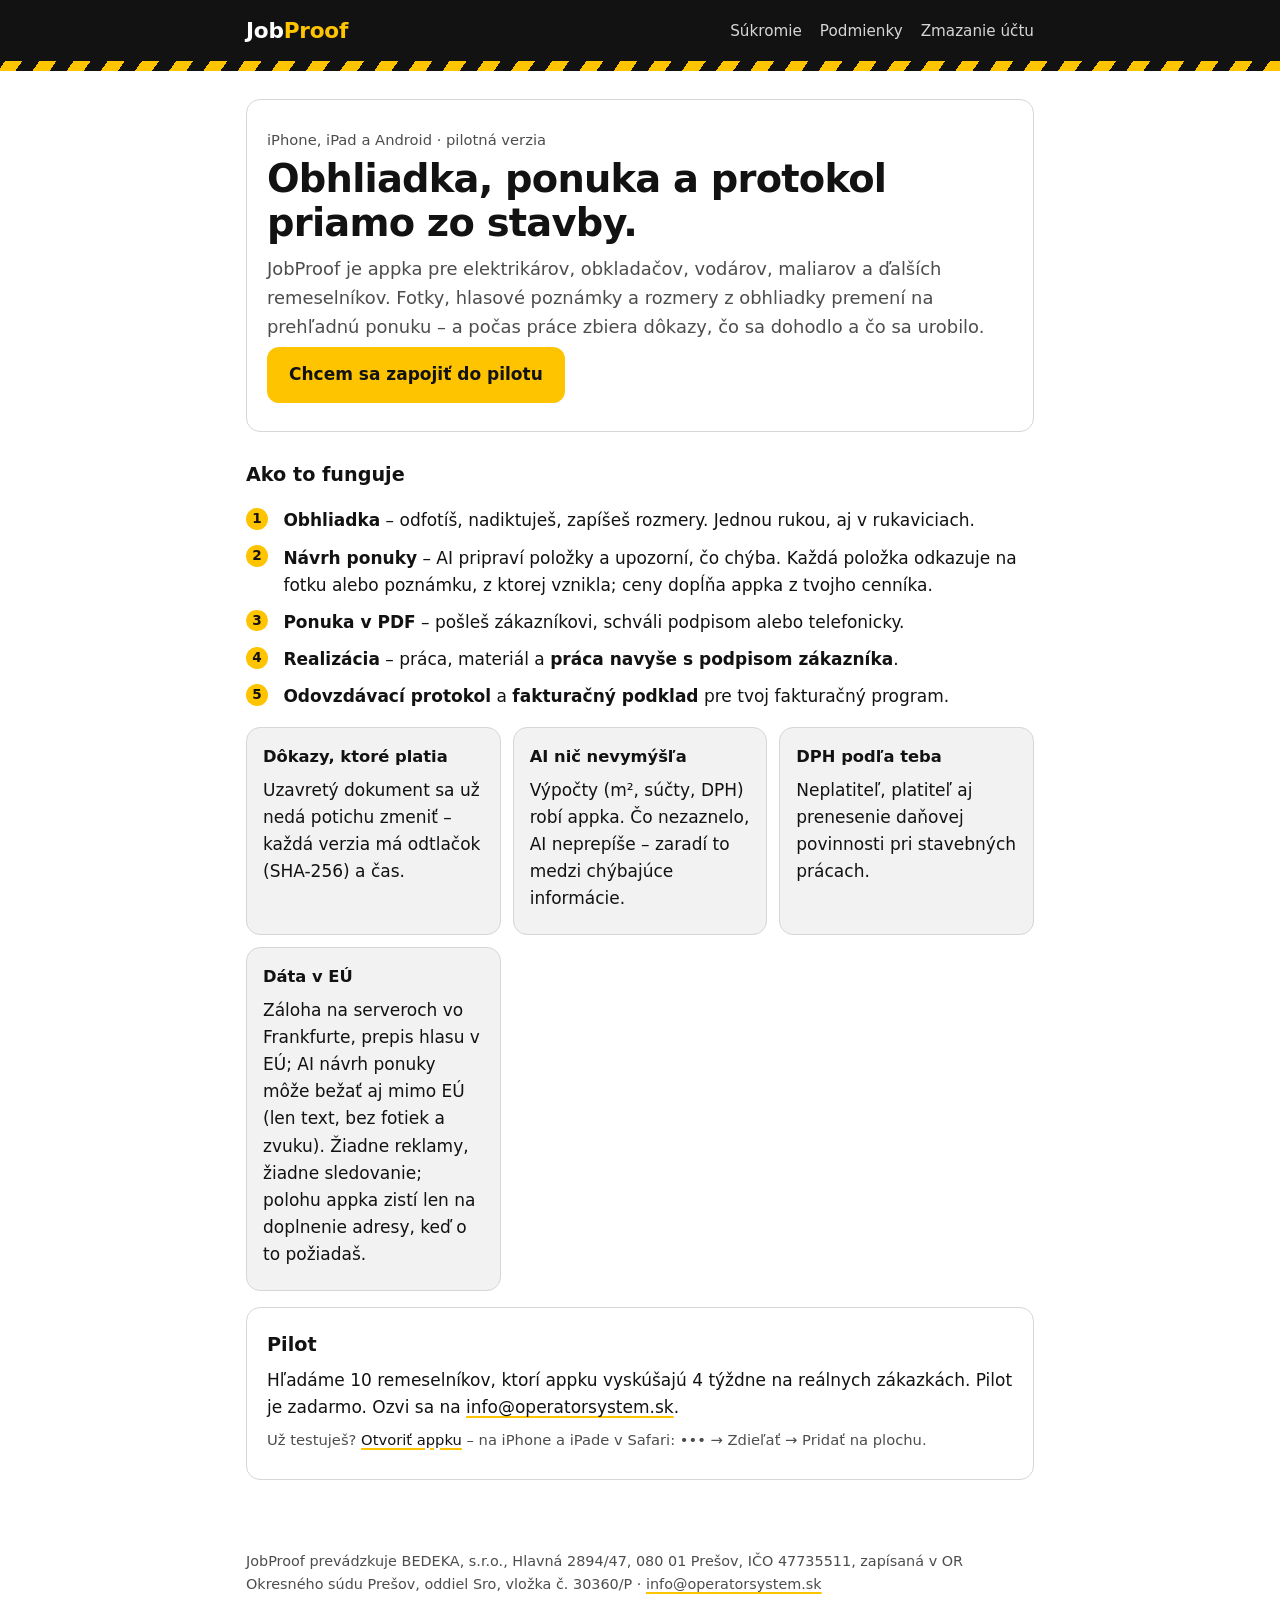
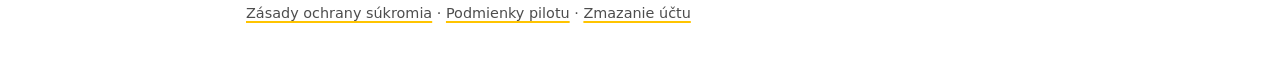
<file: index.html>
<!doctype html>
<html lang="sk">
<head>
<meta charset="utf-8">
<meta name="viewport" content="width=device-width, initial-scale=1">
<title>JobProof – dôkazy, ponuky a protokoly pre remeselníkov</title>
<meta name="description" content="JobProof: obhliadka s fotkami a hlasom, ponuka, práca navyše s podpisom zákazníka a odovzdávací protokol – priamo z telefónu na stavbe.">
<link rel="stylesheet" href="assets/style.css">
</head>
<body>
<div class="topbar"><header class="top">
  <a class="logo" href="./">Job<span>Proof</span></a>
  <nav class="links">
    <a href="sukromie/">Súkromie</a>
    <a href="vop/">Podmienky</a>
    <a href="zmazanie-uctu/">Zmazanie účtu</a>
  </nav>
</header></div>
<main>
  <section class="card">
    <p class="muted">iPhone, iPad a Android · pilotná verzia</p>
    <h1>Obhliadka, ponuka a protokol priamo zo stavby.</h1>
    <p class="lead">JobProof je appka pre elektrikárov, obkladačov, vodárov, maliarov a ďalších remeselníkov.
      Fotky, hlasové poznámky a rozmery z obhliadky premení na prehľadnú ponuku – a počas práce
      zbiera dôkazy, čo sa dohodlo a čo sa urobilo.</p>
    <p><a class="btn" href="mailto:info@operatorsystem.sk?subject=JobProof%20%E2%80%93%20pilot">Chcem sa zapojiť do pilotu</a></p>
  </section>

  <h2>Ako to funguje</h2>
  <ol class="steps">
    <li><b>Obhliadka</b> – odfotíš, nadiktuješ, zapíšeš rozmery. Jednou rukou, aj v rukaviciach.</li>
    <li><b>Návrh ponuky</b> – AI pripraví položky a upozorní, čo chýba. Každá položka odkazuje na fotku alebo poznámku, z ktorej vznikla; ceny dopĺňa appka z tvojho cenníka.</li>
    <li><b>Ponuka v PDF</b> – pošleš zákazníkovi, schváli podpisom alebo telefonicky.</li>
    <li><b>Realizácia</b> – práca, materiál a <b>práca navyše s podpisom zákazníka</b>.</li>
    <li><b>Odovzdávací protokol</b> a <b>fakturačný podklad</b> pre tvoj fakturačný program.</li>
  </ol>

  <div class="grid">
    <div class="card">
      <h3>Dôkazy, ktoré platia</h3>
      <p>Uzavretý dokument sa už nedá potichu zmeniť – každá verzia má odtlačok (SHA-256) a čas.</p>
    </div>
    <div class="card">
      <h3>AI nič nevymýšľa</h3>
      <p>Výpočty (m², súčty, DPH) robí appka. Čo nezaznelo, AI neprepíše – zaradí to medzi chýbajúce informácie.</p>
    </div>
    <div class="card">
      <h3>DPH podľa teba</h3>
      <p>Neplatiteľ, platiteľ aj prenesenie daňovej povinnosti pri stavebných prácach.</p>
    </div>
    <div class="card">
      <h3>Dáta v EÚ</h3>
      <p>Záloha na serveroch vo Frankfurte, prepis hlasu v EÚ; AI návrh ponuky môže bežať aj mimo EÚ (len text, bez fotiek a zvuku). Žiadne reklamy, žiadne sledovanie; polohu appka zistí len na doplnenie adresy, keď o to požiadaš.</p>
    </div>
  </div>

  <section class="card">
    <h2 style="margin-top:0">Pilot</h2>
    <p>Hľadáme 10 remeselníkov, ktorí appku vyskúšajú 4 týždne na reálnych zákazkách. Pilot je zadarmo.
      Ozvi sa na <a href="mailto:info@operatorsystem.sk">info@operatorsystem.sk</a>.</p>
    <p class="muted">Už testuješ? <a href="app/">Otvoriť appku</a> – na iPhone a iPade v Safari: ••• → Zdieľať → Pridať na plochu.</p>
  </section>
</main>
<footer class="bottom">
  <p>JobProof prevádzkuje BEDEKA, s.r.o., Hlavná 2894/47, 080 01 Prešov, IČO 47735511, zapísaná v OR Okresného súdu Prešov, oddiel Sro, vložka č. 30360/P ·
    <a href="mailto:info@operatorsystem.sk">info@operatorsystem.sk</a></p>
  <p><a href="sukromie/">Zásady ochrany súkromia</a> · <a href="vop/">Podmienky pilotu</a> · <a href="zmazanie-uctu/">Zmazanie účtu</a></p>
</footer>
</body>
</html>
</file>
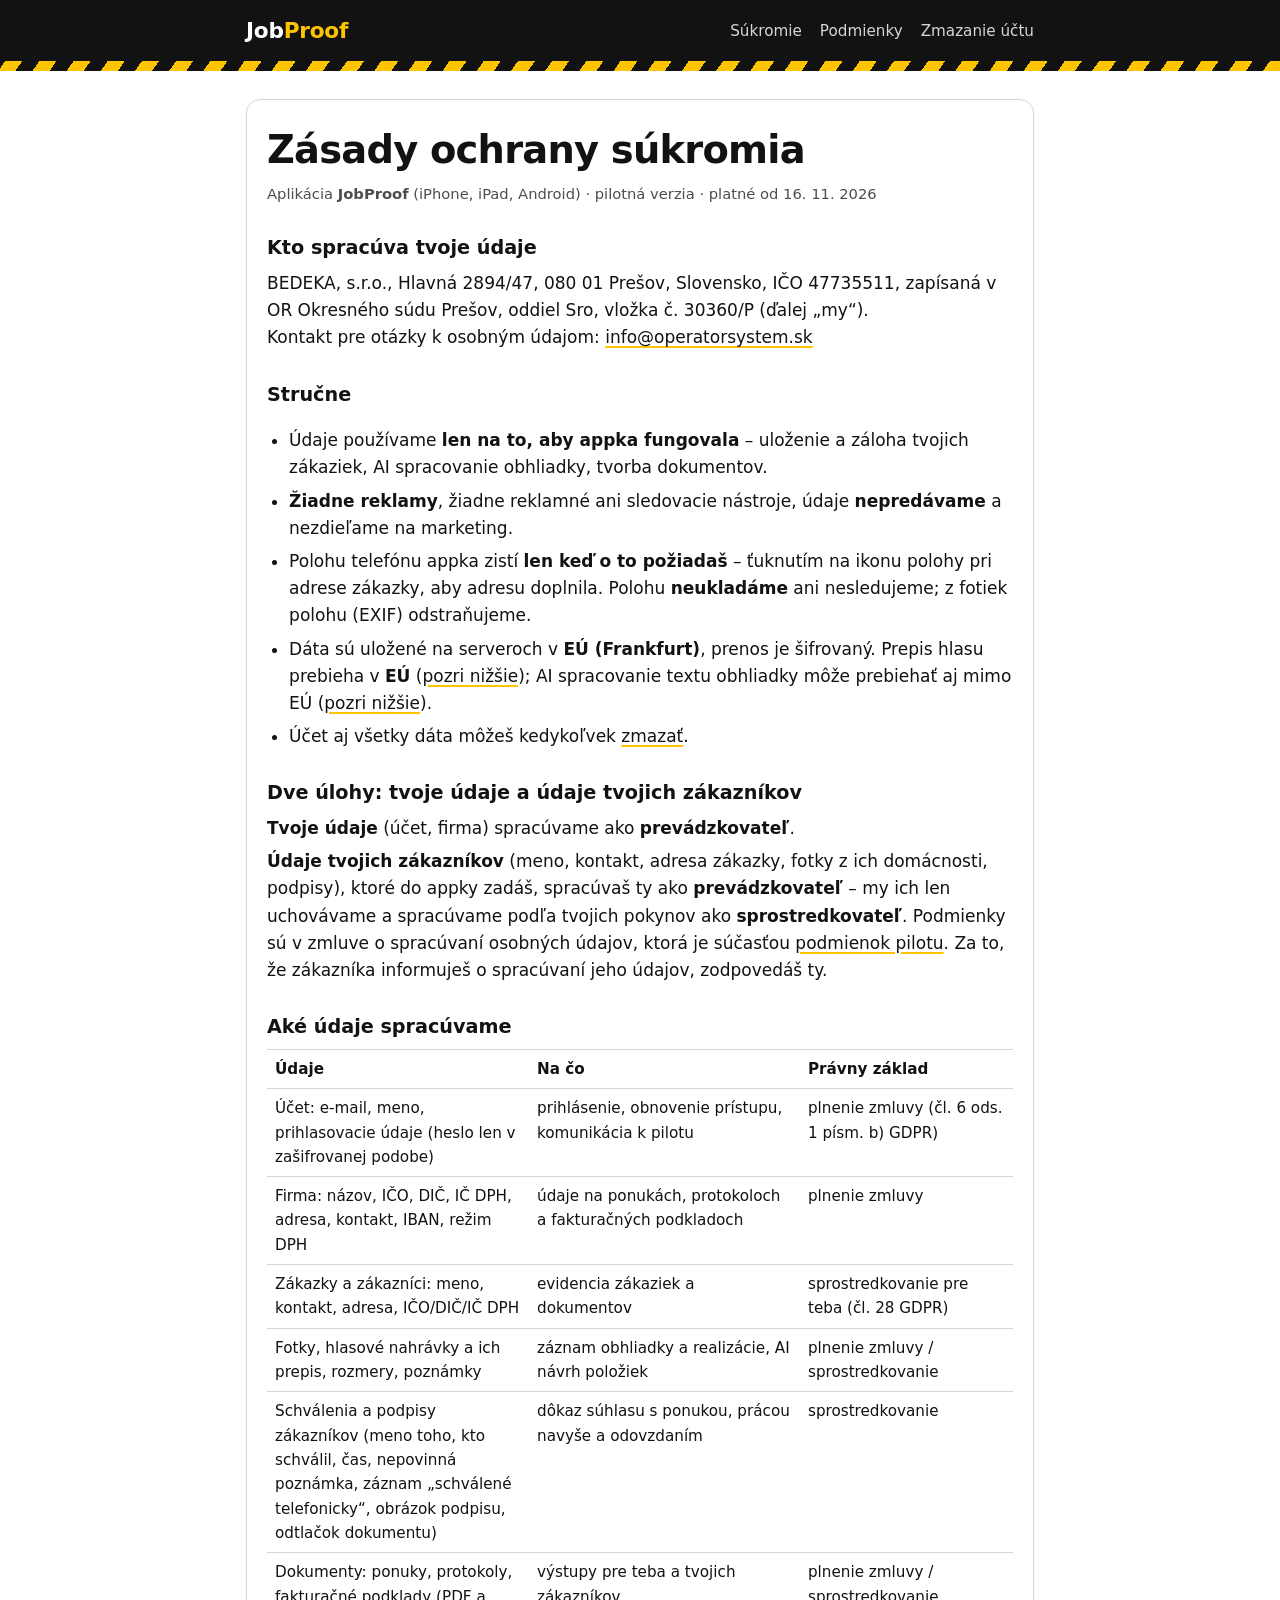
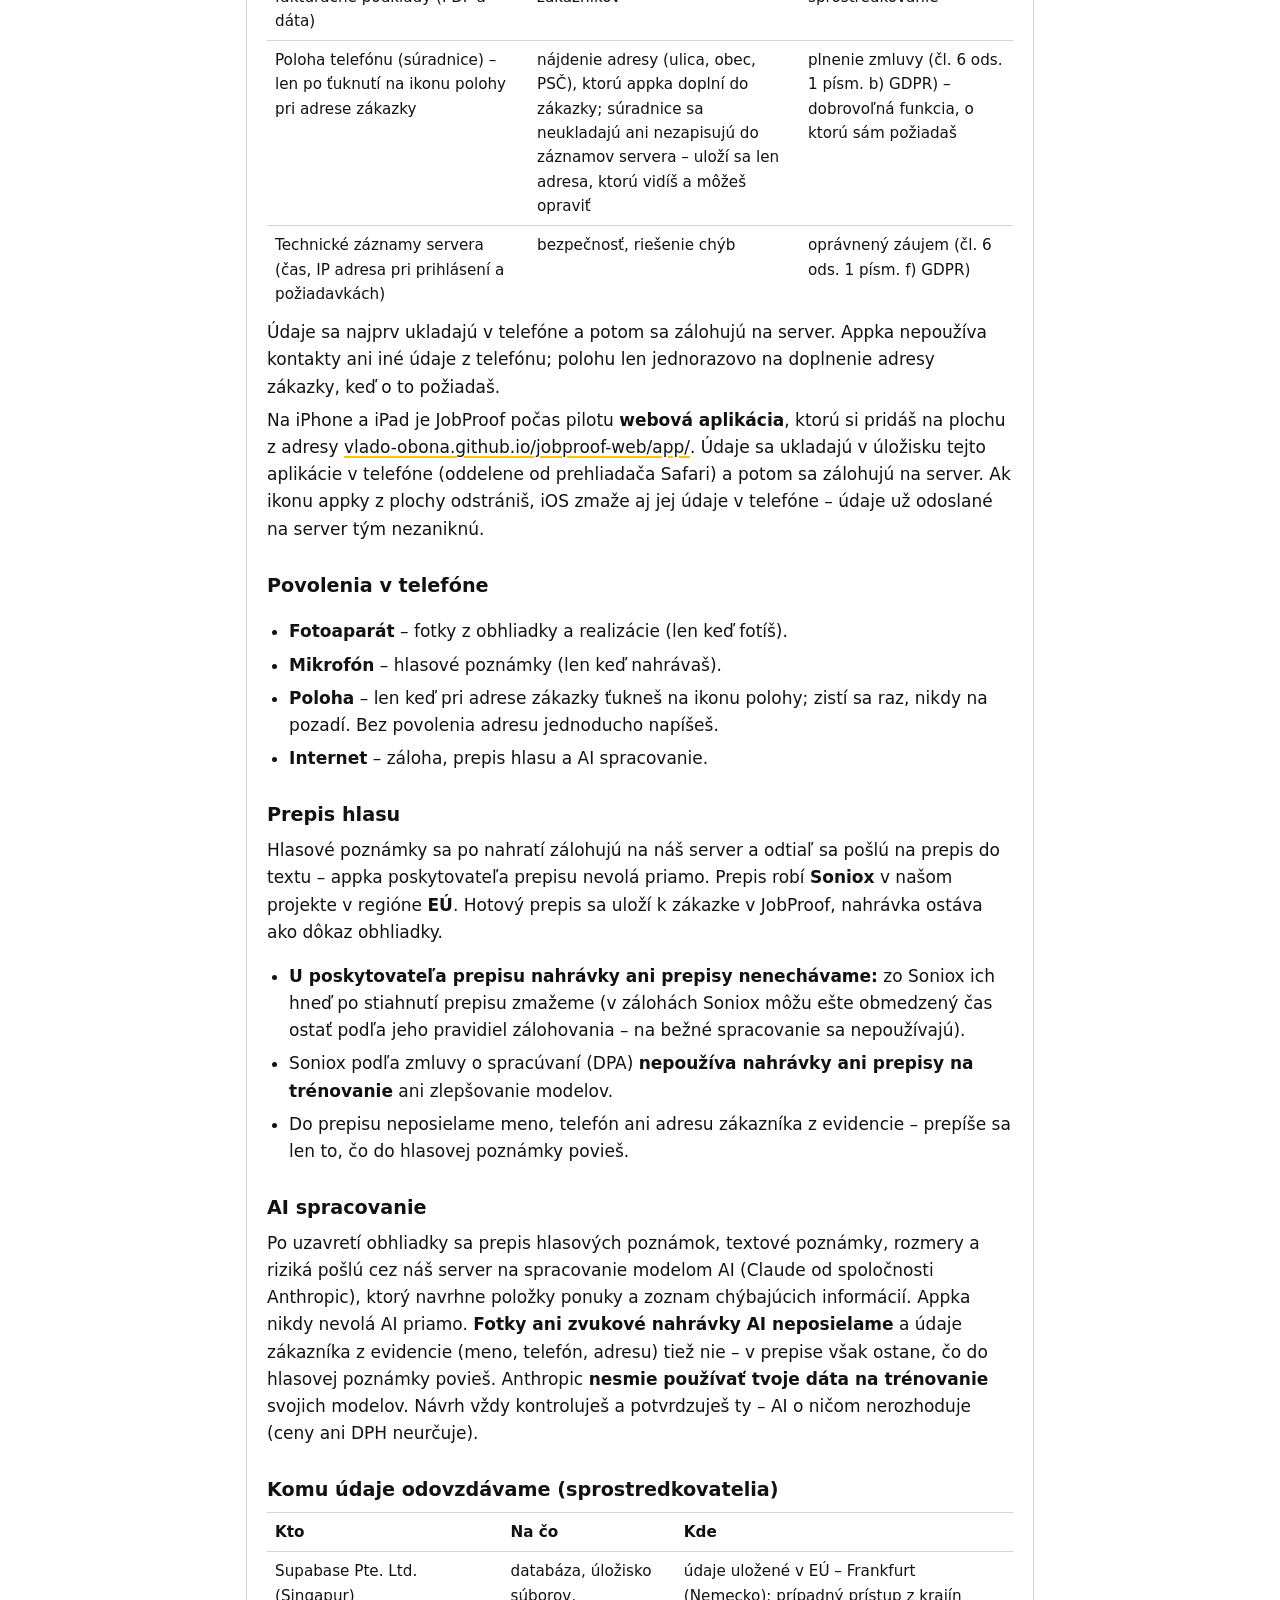
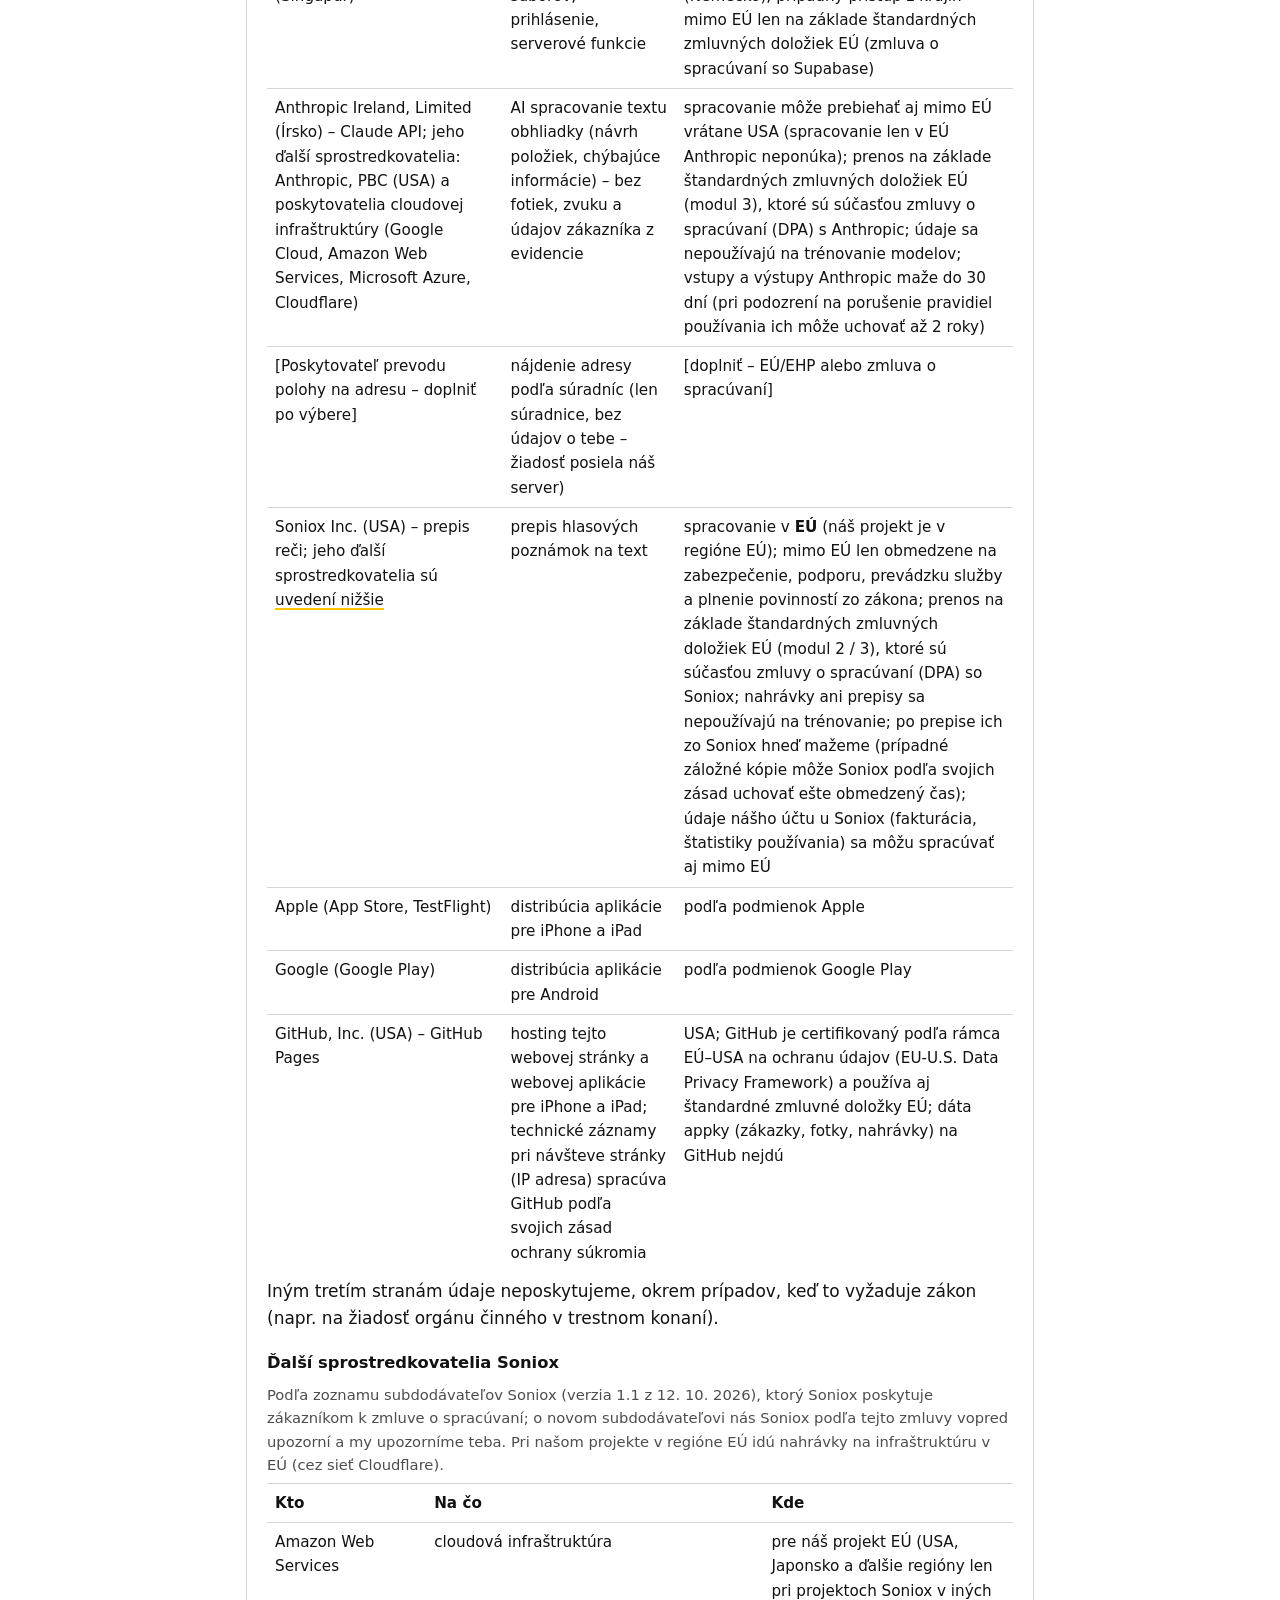
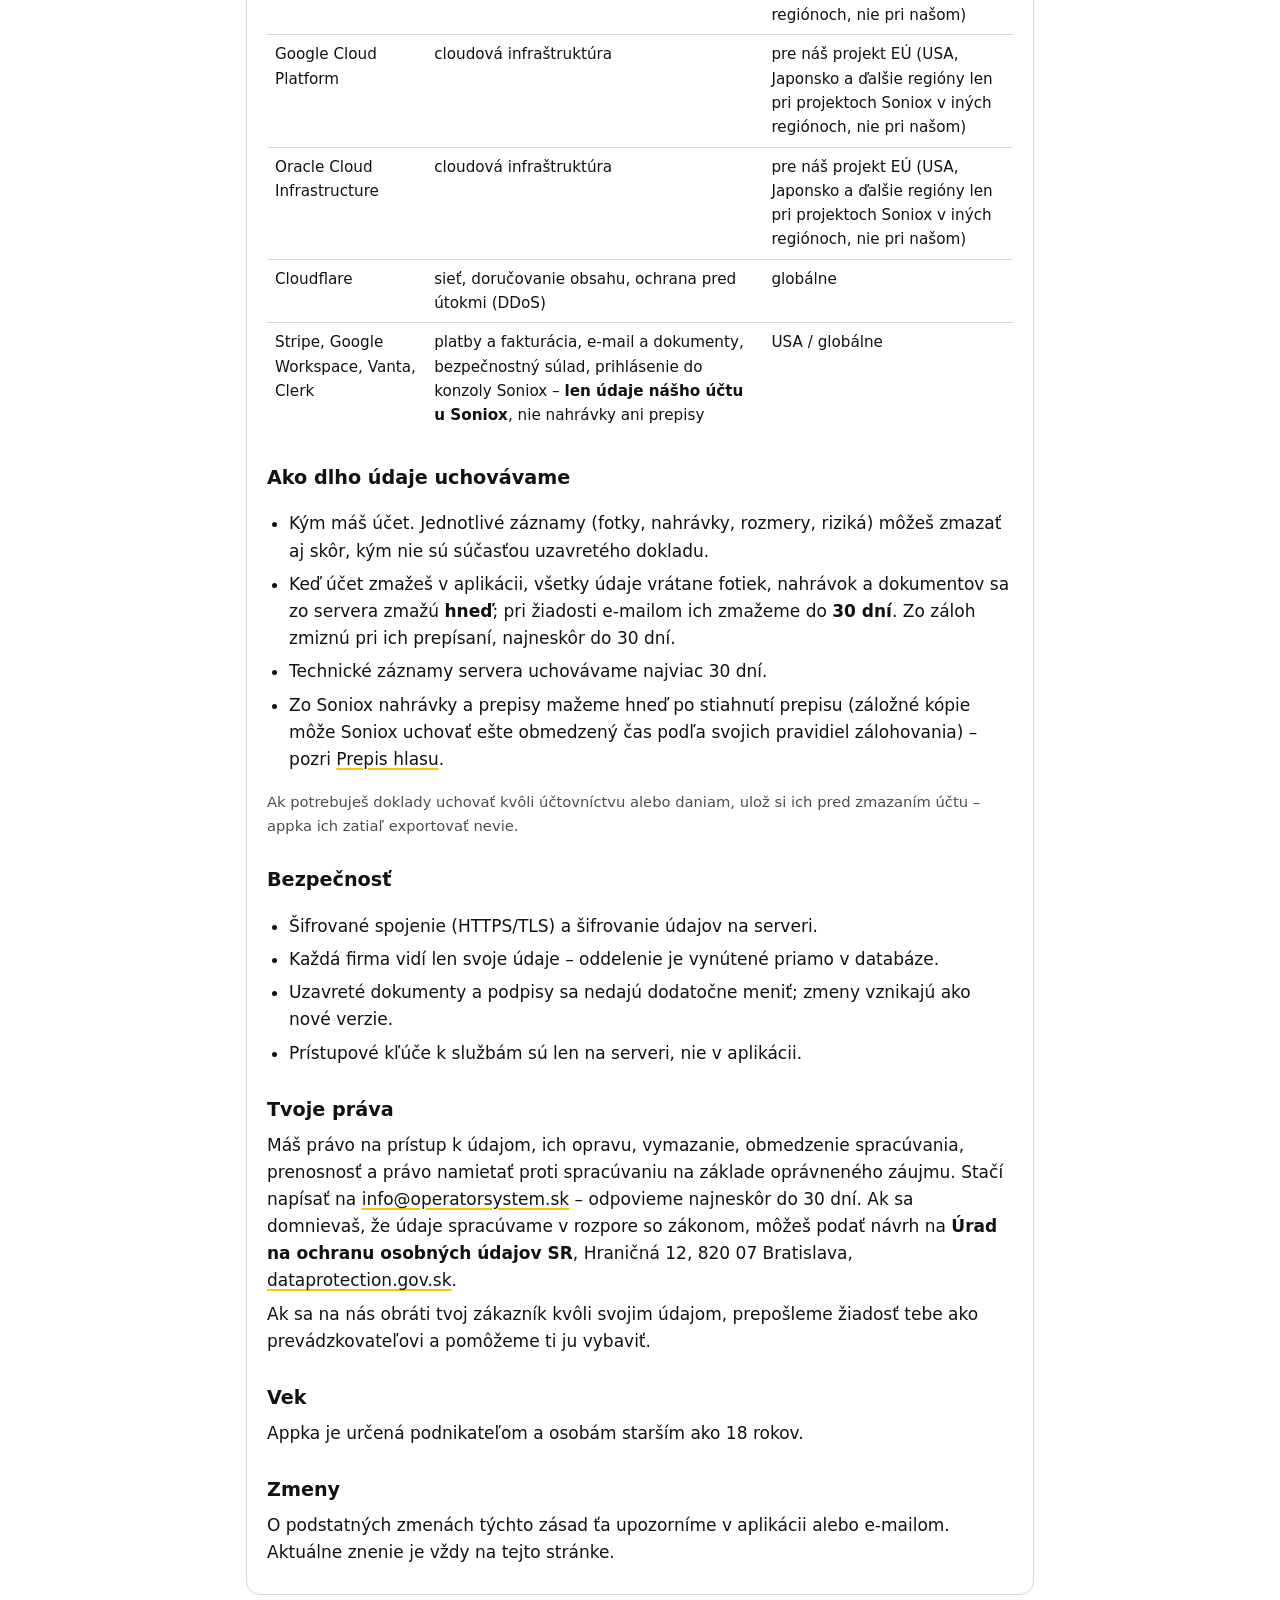
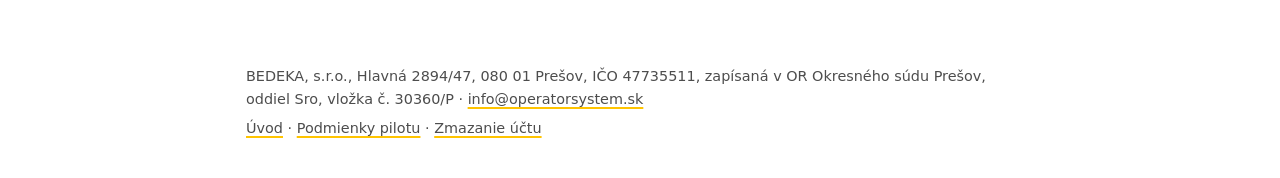
<file: sukromie/index.html>
<!doctype html>
<html lang="sk">
<head>
<meta charset="utf-8">
<meta name="viewport" content="width=device-width, initial-scale=1">
<title>JobProof – zásady ochrany súkromia</title>
<meta name="description" content="Zásady ochrany osobných údajov aplikácie JobProof (BEDEKA, s.r.o.).">
<link rel="stylesheet" href="../assets/style.css">
</head>
<body>
<div class="topbar"><header class="top">
  <a class="logo" href="../">Job<span>Proof</span></a>
  <nav class="links">
    <a href="../sukromie/">Súkromie</a>
    <a href="../vop/">Podmienky</a>
    <a href="../zmazanie-uctu/">Zmazanie účtu</a>
  </nav>
</header></div>
<main>
<div class="card">
<h1>Zásady ochrany súkromia</h1>
<p class="muted">Aplikácia <b>JobProof</b> (iPhone, iPad, Android) · pilotná verzia · platné od 16. 11. 2026</p>

<h2>Kto spracúva tvoje údaje</h2>
<p>BEDEKA, s.r.o., Hlavná 2894/47, 080 01 Prešov, Slovensko, IČO 47735511, zapísaná v OR Okresného súdu Prešov, oddiel Sro, vložka č. 30360/P (ďalej „my“).<br>
Kontakt pre otázky k osobným údajom: <a href="mailto:info@operatorsystem.sk">info@operatorsystem.sk</a></p>

<h2>Stručne</h2>
<ul>
  <li>Údaje používame <b>len na to, aby appka fungovala</b> – uloženie a záloha tvojich zákaziek, AI spracovanie obhliadky, tvorba dokumentov.</li>
  <li><b>Žiadne reklamy</b>, žiadne reklamné ani sledovacie nástroje, údaje <b>nepredávame</b> a nezdieľame na marketing.</li>
  <li>Polohu telefónu appka zistí <b>len keď o to požiadaš</b> – ťuknutím na ikonu polohy pri adrese zákazky, aby adresu doplnila. Polohu <b>neukladáme</b> ani nesledujeme; z fotiek polohu (EXIF) odstraňujeme.</li>
  <li>Dáta sú uložené na serveroch v <b>EÚ (Frankfurt)</b>, prenos je šifrovaný. Prepis hlasu prebieha v <b>EÚ</b> (<a href="#prepis">pozri nižšie</a>); AI spracovanie textu obhliadky môže prebiehať aj mimo EÚ (<a href="#ai">pozri nižšie</a>).</li>
  <li>Účet aj všetky dáta môžeš kedykoľvek <a href="../zmazanie-uctu/">zmazať</a>.</li>
</ul>

<h2>Dve úlohy: tvoje údaje a údaje tvojich zákazníkov</h2>
<p><b>Tvoje údaje</b> (účet, firma) spracúvame ako <b>prevádzkovateľ</b>.</p>
<p><b>Údaje tvojich zákazníkov</b> (meno, kontakt, adresa zákazky, fotky z ich domácnosti, podpisy), ktoré do appky zadáš,
  spracúvaš ty ako <b>prevádzkovateľ</b> – my ich len uchovávame a spracúvame podľa tvojich pokynov ako
  <b>sprostredkovateľ</b>. Podmienky sú v zmluve o spracúvaní osobných údajov, ktorá je súčasťou
  <a href="../vop/">podmienok pilotu</a>. Za to, že zákazníka informuješ o spracúvaní jeho údajov, zodpovedáš ty.</p>

<h2>Aké údaje spracúvame</h2>
<div class="table-wrap">
<table>
  <tr><th>Údaje</th><th>Na čo</th><th>Právny základ</th></tr>
  <tr><td>Účet: e-mail, meno, prihlasovacie údaje (heslo len v zašifrovanej podobe)</td><td>prihlásenie, obnovenie prístupu, komunikácia k pilotu</td><td>plnenie zmluvy (čl. 6 ods. 1 písm. b) GDPR)</td></tr>
  <tr><td>Firma: názov, IČO, DIČ, IČ DPH, adresa, kontakt, IBAN, režim DPH</td><td>údaje na ponukách, protokoloch a fakturačných podkladoch</td><td>plnenie zmluvy</td></tr>
  <tr><td>Zákazky a zákazníci: meno, kontakt, adresa, IČO/DIČ/IČ DPH</td><td>evidencia zákaziek a dokumentov</td><td>sprostredkovanie pre teba (čl. 28 GDPR)</td></tr>
  <tr><td>Fotky, hlasové nahrávky a ich prepis, rozmery, poznámky</td><td>záznam obhliadky a realizácie, AI návrh položiek</td><td>plnenie zmluvy / sprostredkovanie</td></tr>
  <tr><td>Schválenia a podpisy zákazníkov (meno toho, kto schválil, čas, nepovinná poznámka, záznam „schválené telefonicky“, obrázok podpisu, odtlačok dokumentu)</td><td>dôkaz súhlasu s ponukou, prácou navyše a odovzdaním</td><td>sprostredkovanie</td></tr>
  <tr><td>Dokumenty: ponuky, protokoly, fakturačné podklady (PDF a dáta)</td><td>výstupy pre teba a tvojich zákazníkov</td><td>plnenie zmluvy / sprostredkovanie</td></tr>
  <tr><td>Poloha telefónu (súradnice) – len po ťuknutí na ikonu polohy pri adrese zákazky</td><td>nájdenie adresy (ulica, obec, PSČ), ktorú appka doplní do zákazky; súradnice sa neukladajú ani nezapisujú do záznamov servera – uloží sa len adresa, ktorú vidíš a môžeš opraviť</td><td>plnenie zmluvy (čl. 6 ods. 1 písm. b) GDPR) – dobrovoľná funkcia, o ktorú sám požiadaš</td></tr>
  <tr><td>Technické záznamy servera (čas, IP adresa pri prihlásení a požiadavkách)</td><td>bezpečnosť, riešenie chýb</td><td>oprávnený záujem (čl. 6 ods. 1 písm. f) GDPR)</td></tr>
</table>
</div>
<p>Údaje sa najprv ukladajú v telefóne a potom sa zálohujú na server. Appka nepoužíva kontakty ani iné údaje z telefónu; polohu len jednorazovo na doplnenie adresy zákazky, keď o to požiadaš.</p>
<p>Na iPhone a iPad je JobProof počas pilotu <b>webová aplikácia</b>, ktorú si pridáš na plochu z adresy
  <a href="../app/">vlado-obona.github.io/jobproof-web/app/</a>. Údaje sa ukladajú v úložisku tejto aplikácie
  v telefóne (oddelene od prehliadača Safari) a potom sa zálohujú na server. Ak ikonu appky z plochy odstrániš,
  iOS zmaže aj jej údaje v telefóne – údaje už odoslané na server tým nezaniknú.</p>

<h2>Povolenia v telefóne</h2>
<ul>
  <li><b>Fotoaparát</b> – fotky z obhliadky a realizácie (len keď fotíš).</li>
  <li><b>Mikrofón</b> – hlasové poznámky (len keď nahrávaš).</li>
  <li><b>Poloha</b> – len keď pri adrese zákazky ťukneš na ikonu polohy; zistí sa raz, nikdy na pozadí. Bez povolenia adresu jednoducho napíšeš.</li>
  <li><b>Internet</b> – záloha, prepis hlasu a AI spracovanie.</li>
</ul>

<h2 id="prepis">Prepis hlasu</h2>
<p>Hlasové poznámky sa po nahratí zálohujú na náš server a odtiaľ sa pošlú na prepis do textu – appka poskytovateľa
  prepisu nevolá priamo. Prepis robí <b>Soniox</b> v našom projekte v regióne <b>EÚ</b>. Hotový prepis sa uloží
  k zákazke v JobProof, nahrávka ostáva ako dôkaz obhliadky.</p>
<ul>
  <li><b>U poskytovateľa prepisu nahrávky ani prepisy nenechávame:</b> zo Soniox ich hneď po stiahnutí prepisu
    zmažeme (v zálohách Soniox môžu ešte obmedzený čas ostať podľa jeho pravidiel zálohovania – na bežné
    spracovanie sa nepoužívajú).</li>
  <li>Soniox podľa zmluvy o spracúvaní (DPA) <b>nepoužíva nahrávky ani prepisy na trénovanie</b> ani zlepšovanie
    modelov.</li>
  <li>Do prepisu neposielame meno, telefón ani adresu zákazníka z evidencie – prepíše sa len to, čo do hlasovej
    poznámky povieš.</li>
</ul>

<h2 id="ai">AI spracovanie</h2>
<p>Po uzavretí obhliadky sa prepis hlasových poznámok, textové poznámky, rozmery a riziká pošlú cez náš server na
  spracovanie modelom AI (Claude od spoločnosti Anthropic), ktorý navrhne položky ponuky a zoznam chýbajúcich
  informácií. Appka nikdy nevolá AI priamo. <b>Fotky ani zvukové nahrávky AI neposielame</b> a údaje zákazníka
  z evidencie (meno, telefón, adresu) tiež nie – v prepise však ostane, čo do hlasovej poznámky povieš.
  Anthropic <b>nesmie používať tvoje dáta na trénovanie</b> svojich modelov. Návrh vždy kontroluješ
  a potvrdzuješ ty – AI o ničom nerozhoduje (ceny ani DPH neurčuje).</p>

<h2>Komu údaje odovzdávame (sprostredkovatelia)</h2>
<div class="table-wrap">
<table>
  <tr><th>Kto</th><th>Na čo</th><th>Kde</th></tr>
  <tr><td>Supabase Pte. Ltd. (Singapur)</td><td>databáza, úložisko súborov, prihlásenie, serverové funkcie</td><td>údaje uložené v EÚ – Frankfurt (Nemecko); prípadný prístup z krajín mimo EÚ len na základe štandardných zmluvných doložiek EÚ (zmluva o spracúvaní so Supabase)</td></tr>
  <tr><td>Anthropic Ireland, Limited (Írsko) – Claude API; jeho ďalší sprostredkovatelia: Anthropic, PBC (USA) a poskytovatelia cloudovej infraštruktúry (Google Cloud, Amazon Web Services, Microsoft Azure, Cloudflare)</td><td>AI spracovanie textu obhliadky (návrh položiek, chýbajúce informácie) – bez fotiek, zvuku a údajov zákazníka z evidencie</td><td>spracovanie môže prebiehať aj mimo EÚ vrátane USA (spracovanie len v EÚ Anthropic neponúka); prenos na základe štandardných zmluvných doložiek EÚ (modul 3), ktoré sú súčasťou zmluvy o spracúvaní (DPA) s Anthropic; údaje sa nepoužívajú na trénovanie modelov; vstupy a výstupy Anthropic maže do 30 dní (pri podozrení na porušenie pravidiel používania ich môže uchovať až 2 roky)</td></tr>
  <tr><td>[Poskytovateľ prevodu polohy na adresu – doplniť po výbere]</td><td>nájdenie adresy podľa súradníc (len súradnice, bez údajov o tebe – žiadosť posiela náš server)</td><td>[doplniť – EÚ/EHP alebo zmluva o spracúvaní]</td></tr>
  <tr><td>Soniox Inc. (USA) – prepis reči; jeho ďalší sprostredkovatelia sú <a href="#soniox">uvedení nižšie</a></td><td>prepis hlasových poznámok na text</td><td>spracovanie v <b>EÚ</b> (náš projekt je v regióne EÚ); mimo EÚ len obmedzene na zabezpečenie, podporu, prevádzku služby a plnenie povinností zo zákona; prenos na základe štandardných zmluvných doložiek EÚ (modul 2 / 3), ktoré sú súčasťou zmluvy o spracúvaní (DPA) so Soniox; nahrávky ani prepisy sa nepoužívajú na trénovanie; po prepise ich zo Soniox hneď mažeme (prípadné záložné kópie môže Soniox podľa svojich zásad uchovať ešte obmedzený čas); údaje nášho účtu u Soniox (fakturácia, štatistiky používania) sa môžu spracúvať aj mimo EÚ</td></tr>
  <tr><td>Apple (App Store, TestFlight)</td><td>distribúcia aplikácie pre iPhone a iPad</td><td>podľa podmienok Apple</td></tr>
  <tr><td>Google (Google Play)</td><td>distribúcia aplikácie pre Android</td><td>podľa podmienok Google Play</td></tr>
  <tr><td>GitHub, Inc. (USA) – GitHub Pages</td><td>hosting tejto webovej stránky a webovej aplikácie pre iPhone a iPad; technické záznamy pri návšteve stránky (IP adresa) spracúva GitHub podľa svojich zásad ochrany súkromia</td><td>USA; GitHub je certifikovaný podľa rámca EÚ–USA na ochranu údajov (EU-U.S. Data Privacy Framework) a používa aj štandardné zmluvné doložky EÚ; dáta appky (zákazky, fotky, nahrávky) na GitHub nejdú</td></tr>
</table>
</div>
<p>Iným tretím stranám údaje neposkytujeme, okrem prípadov, keď to vyžaduje zákon (napr. na žiadosť orgánu činného v trestnom konaní).</p>

<h3 id="soniox">Ďalší sprostredkovatelia Soniox</h3>
<p class="muted">Podľa zoznamu subdodávateľov Soniox (verzia 1.1 z 12. 10. 2026), ktorý Soniox poskytuje zákazníkom k zmluve
  o spracúvaní; o novom subdodávateľovi nás Soniox podľa tejto zmluvy vopred upozorní a my upozorníme teba.
  Pri našom projekte v regióne EÚ idú nahrávky na infraštruktúru v EÚ (cez sieť Cloudflare).</p>
<div class="table-wrap">
<table>
  <tr><th>Kto</th><th>Na čo</th><th>Kde</th></tr>
  <tr><td>Amazon Web Services</td><td>cloudová infraštruktúra</td><td>pre náš projekt EÚ (USA, Japonsko a ďalšie regióny len pri projektoch Soniox v iných regiónoch, nie pri našom)</td></tr>
  <tr><td>Google Cloud Platform</td><td>cloudová infraštruktúra</td><td>pre náš projekt EÚ (USA, Japonsko a ďalšie regióny len pri projektoch Soniox v iných regiónoch, nie pri našom)</td></tr>
  <tr><td>Oracle Cloud Infrastructure</td><td>cloudová infraštruktúra</td><td>pre náš projekt EÚ (USA, Japonsko a ďalšie regióny len pri projektoch Soniox v iných regiónoch, nie pri našom)</td></tr>
  <tr><td>Cloudflare</td><td>sieť, doručovanie obsahu, ochrana pred útokmi (DDoS)</td><td>globálne</td></tr>
  <tr><td>Stripe, Google Workspace, Vanta, Clerk</td><td>platby a fakturácia, e-mail a dokumenty, bezpečnostný súlad, prihlásenie do konzoly Soniox – <b>len údaje nášho účtu u Soniox</b>, nie nahrávky ani prepisy</td><td>USA / globálne</td></tr>
</table>
</div>

<h2>Ako dlho údaje uchovávame</h2>
<ul>
  <li>Kým máš účet. Jednotlivé záznamy (fotky, nahrávky, rozmery, riziká) môžeš zmazať aj skôr, kým nie sú súčasťou uzavretého dokladu.</li>
  <li>Keď účet zmažeš v aplikácii, všetky údaje vrátane fotiek, nahrávok a dokumentov sa zo servera zmažú <b>hneď</b>; pri žiadosti e-mailom ich zmažeme do <b>30 dní</b>. Zo záloh zmiznú pri ich prepísaní, najneskôr do 30 dní.</li>
  <li>Technické záznamy servera uchovávame najviac 30 dní.</li>
  <li>Zo Soniox nahrávky a prepisy mažeme hneď po stiahnutí prepisu (záložné kópie môže Soniox uchovať ešte obmedzený čas podľa svojich pravidiel zálohovania) – pozri <a href="#prepis">Prepis hlasu</a>.</li>
</ul>
<p class="muted">Ak potrebuješ doklady uchovať kvôli účtovníctvu alebo daniam, ulož si ich pred zmazaním účtu – appka ich zatiaľ exportovať nevie.</p>

<h2>Bezpečnosť</h2>
<ul>
  <li>Šifrované spojenie (HTTPS/TLS) a šifrovanie údajov na serveri.</li>
  <li>Každá firma vidí len svoje údaje – oddelenie je vynútené priamo v databáze.</li>
  <li>Uzavreté dokumenty a podpisy sa nedajú dodatočne meniť; zmeny vznikajú ako nové verzie.</li>
  <li>Prístupové kľúče k službám sú len na serveri, nie v aplikácii.</li>
</ul>

<h2>Tvoje práva</h2>
<p>Máš právo na prístup k údajom, ich opravu, vymazanie, obmedzenie spracúvania, prenosnosť a právo namietať proti
  spracúvaniu na základe oprávneného záujmu. Stačí napísať na <a href="mailto:info@operatorsystem.sk">info@operatorsystem.sk</a>
  – odpovieme najneskôr do 30 dní. Ak sa domnievaš, že údaje spracúvame v rozpore so zákonom, môžeš podať návrh na
  <b>Úrad na ochranu osobných údajov SR</b>, Hraničná 12, 820 07 Bratislava, <a href="https://dataprotection.gov.sk">dataprotection.gov.sk</a>.</p>
<p>Ak sa na nás obráti tvoj zákazník kvôli svojim údajom, prepošleme žiadosť tebe ako prevádzkovateľovi a pomôžeme ti ju vybaviť.</p>

<h2>Vek</h2>
<p>Appka je určená podnikateľom a osobám starším ako 18 rokov.</p>

<h2>Zmeny</h2>
<p>O podstatných zmenách týchto zásad ťa upozorníme v aplikácii alebo e-mailom. Aktuálne znenie je vždy na tejto stránke.</p>
</div>
</main>
<footer class="bottom">
  <p>BEDEKA, s.r.o., Hlavná 2894/47, 080 01 Prešov, IČO 47735511, zapísaná v OR Okresného súdu Prešov, oddiel Sro, vložka č. 30360/P · <a href="mailto:info@operatorsystem.sk">info@operatorsystem.sk</a></p>
  <p><a href="../">Úvod</a> · <a href="../vop/">Podmienky pilotu</a> · <a href="../zmazanie-uctu/">Zmazanie účtu</a></p>
</footer>
</body>
</html>
</file>
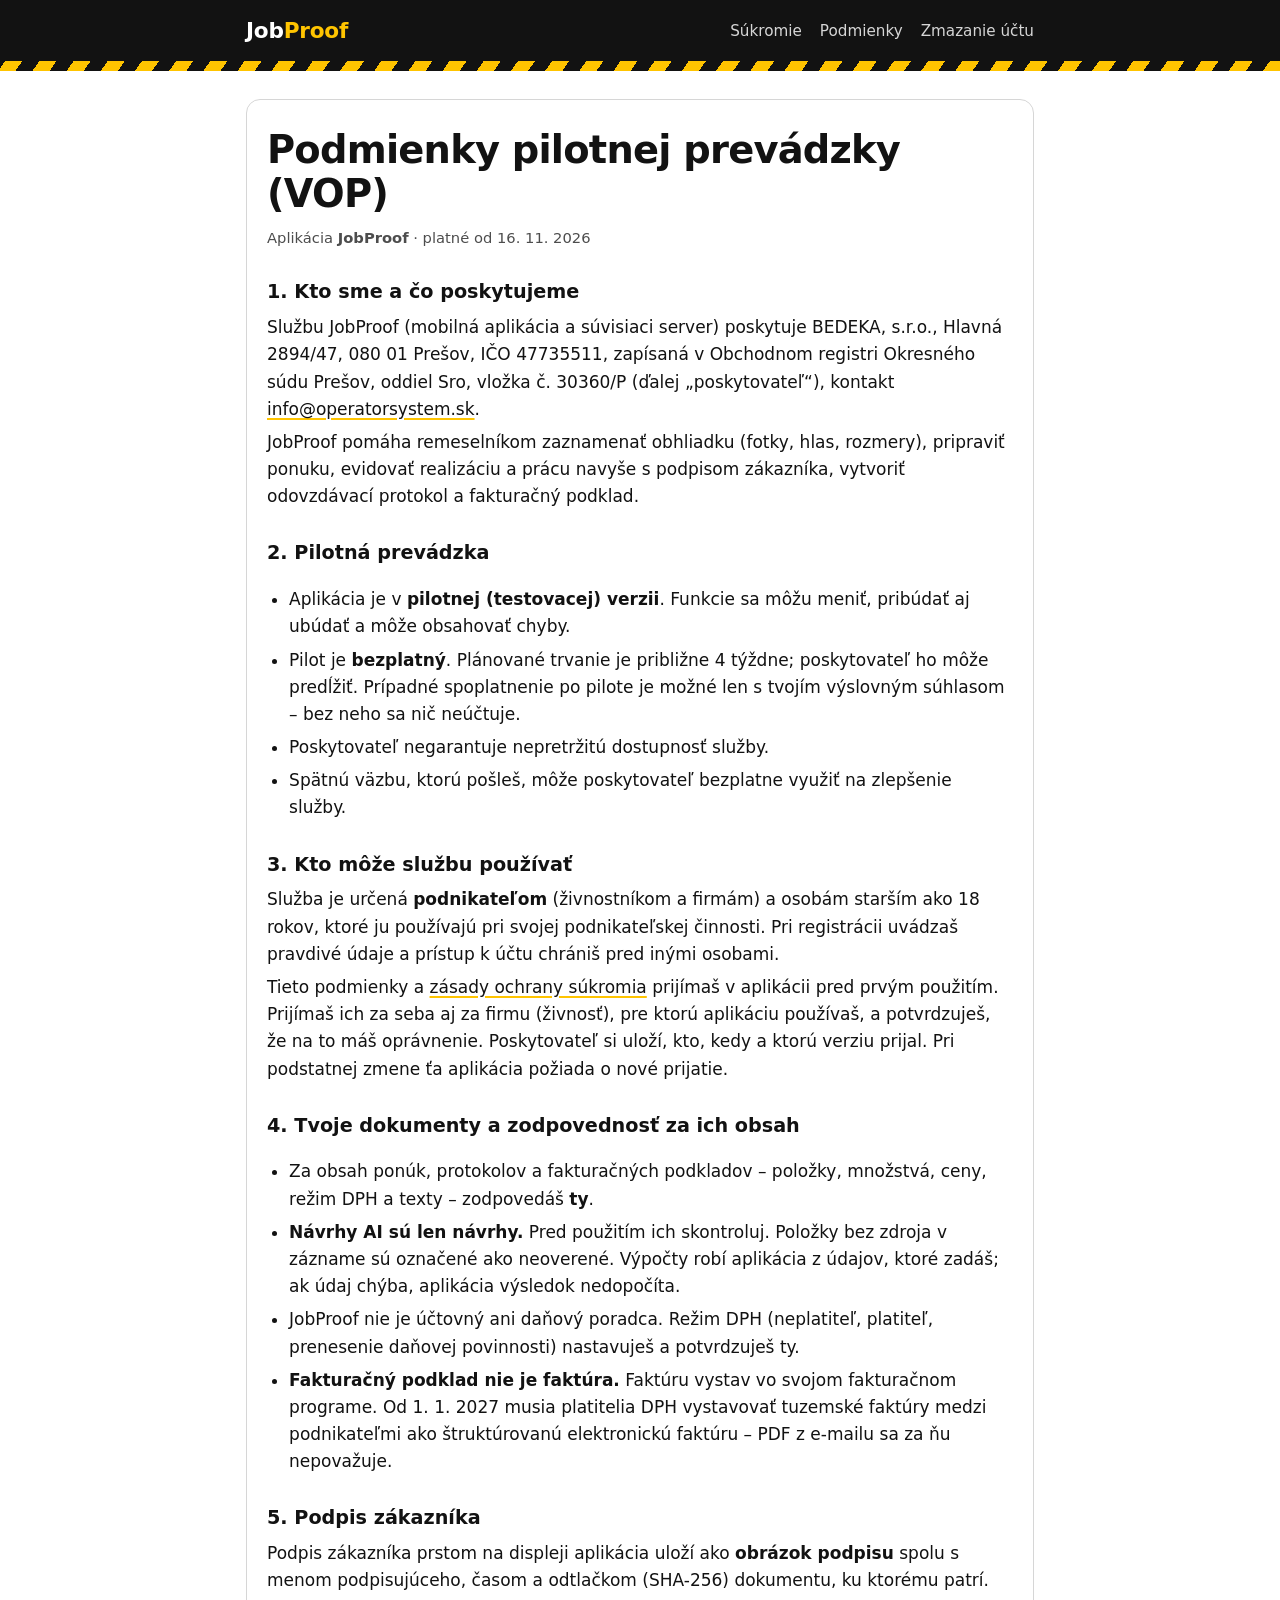
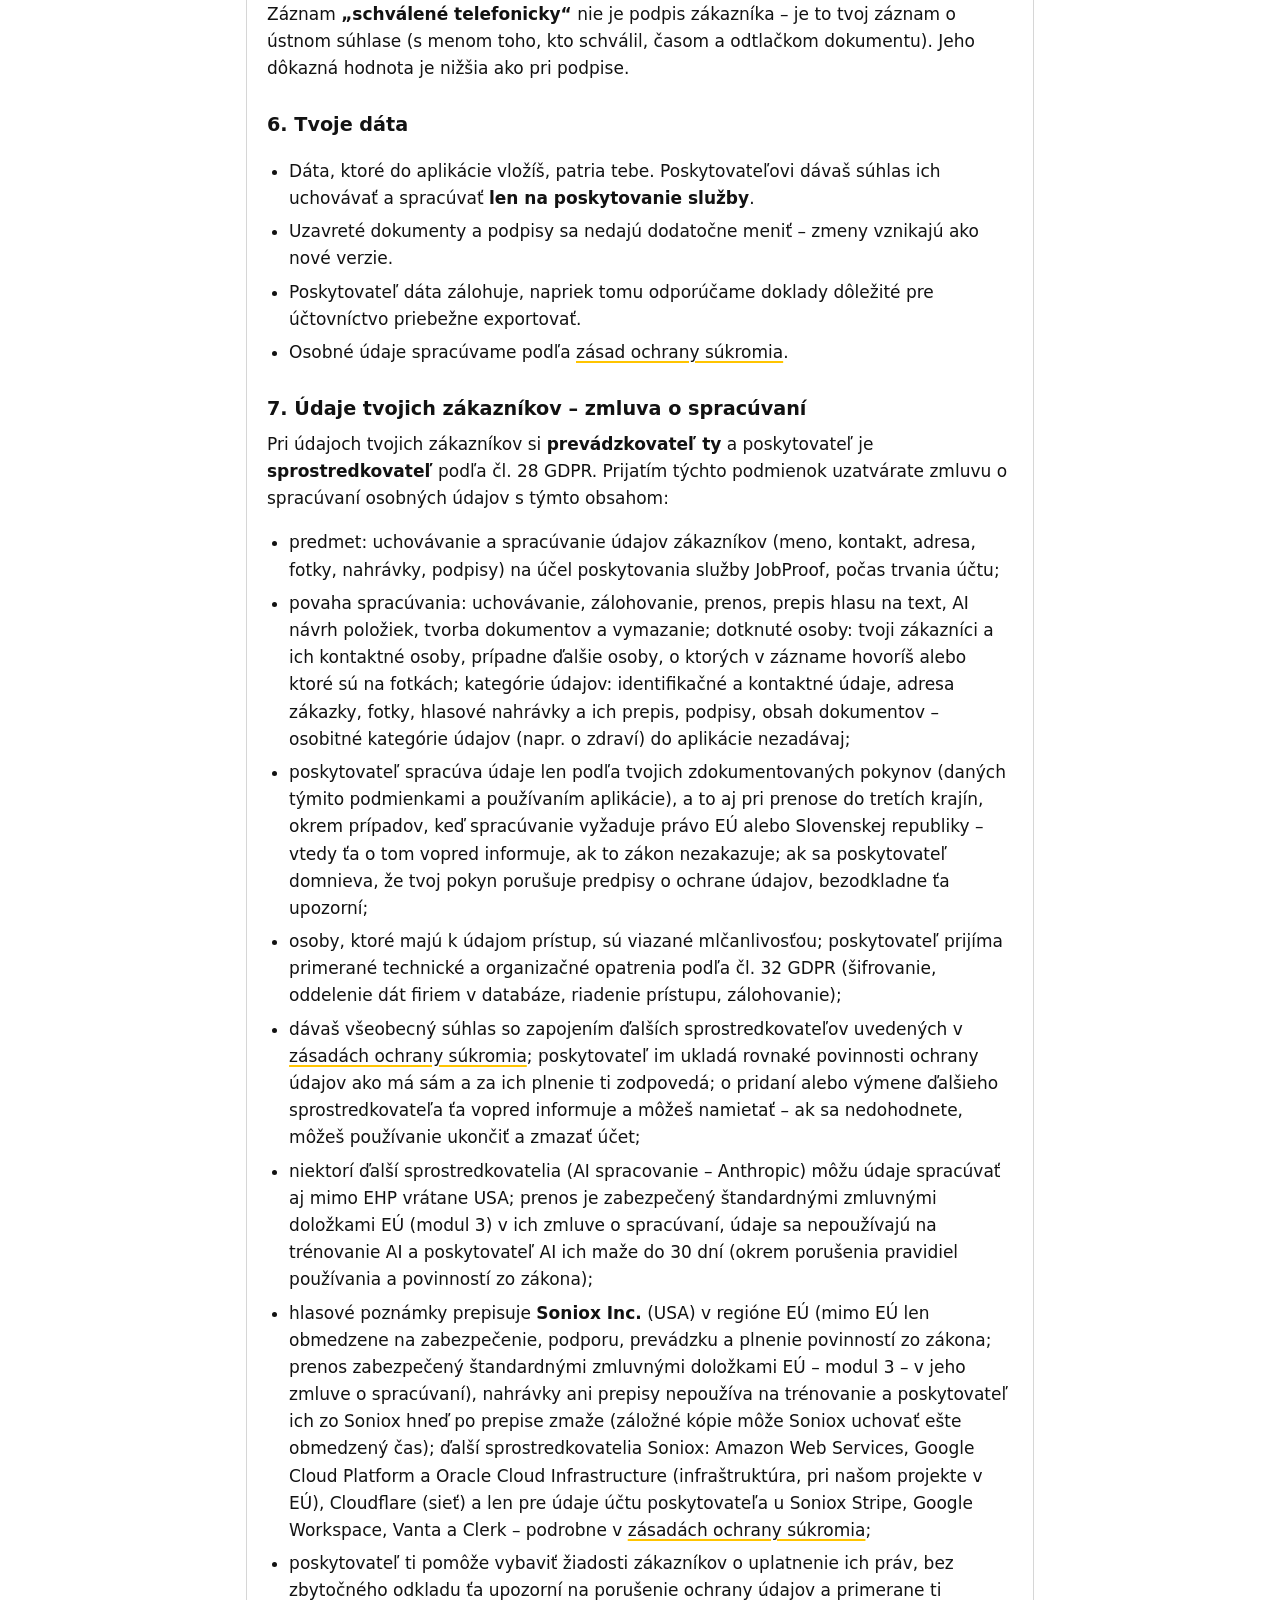
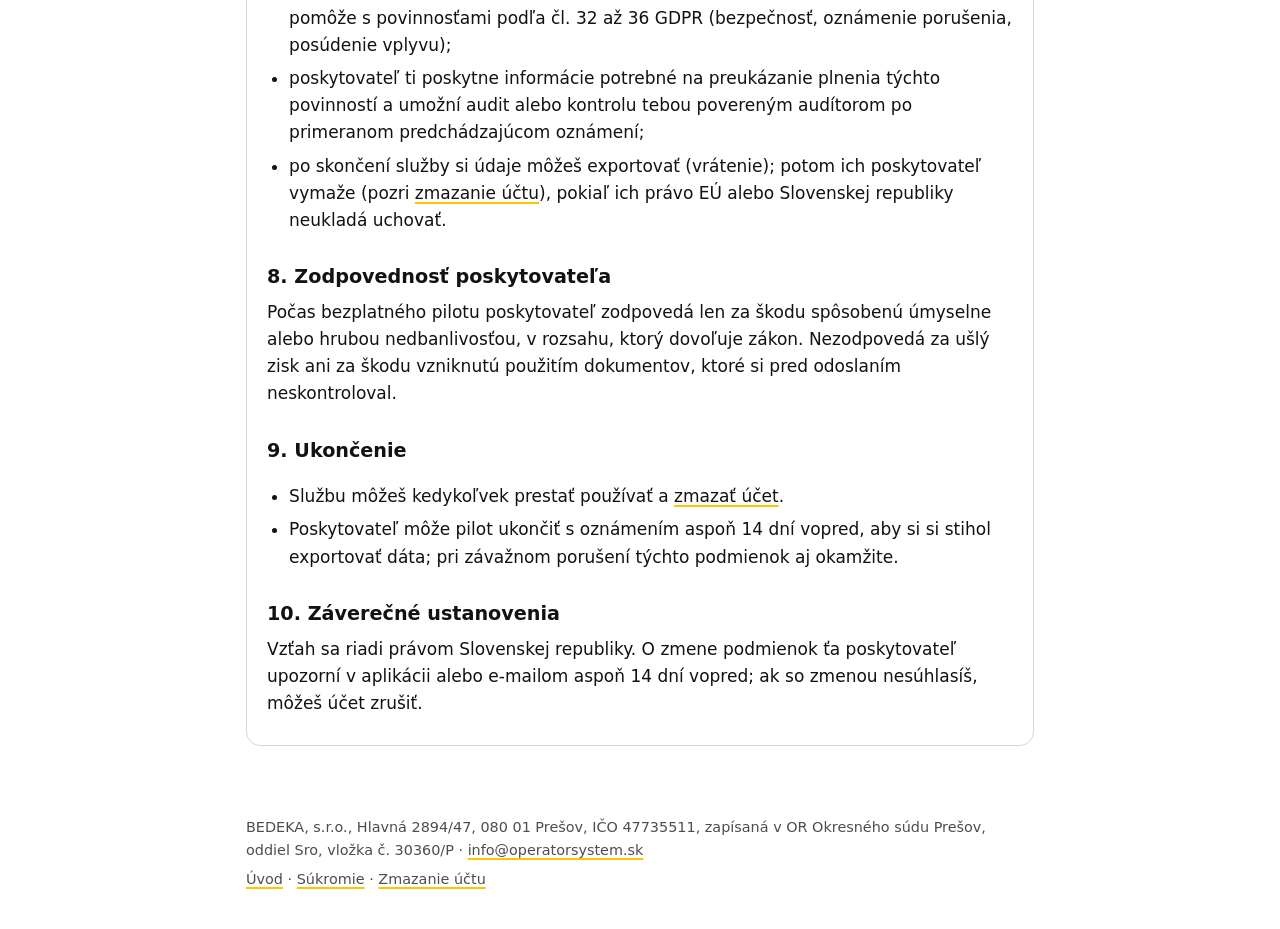
<file: vop/index.html>
<!doctype html>
<html lang="sk">
<head>
<meta charset="utf-8">
<meta name="viewport" content="width=device-width, initial-scale=1">
<title>JobProof – podmienky pilotnej prevádzky</title>
<meta name="description" content="Všeobecné obchodné podmienky pilotnej prevádzky aplikácie JobProof (BEDEKA, s.r.o.).">
<link rel="stylesheet" href="../assets/style.css">
</head>
<body>
<div class="topbar"><header class="top">
  <a class="logo" href="../">Job<span>Proof</span></a>
  <nav class="links">
    <a href="../sukromie/">Súkromie</a>
    <a href="../vop/">Podmienky</a>
    <a href="../zmazanie-uctu/">Zmazanie účtu</a>
  </nav>
</header></div>
<main>
<div class="card">
<h1>Podmienky pilotnej prevádzky (VOP)</h1>
<p class="muted">Aplikácia <b>JobProof</b> · platné od 16. 11. 2026</p>

<h2>1. Kto sme a čo poskytujeme</h2>
<p>Službu JobProof (mobilná aplikácia a súvisiaci server) poskytuje BEDEKA, s.r.o., Hlavná 2894/47, 080 01 Prešov,
  IČO 47735511, zapísaná v Obchodnom registri Okresného súdu Prešov, oddiel Sro, vložka č. 30360/P
  (ďalej „poskytovateľ“), kontakt <a href="mailto:info@operatorsystem.sk">info@operatorsystem.sk</a>.</p>
<p>JobProof pomáha remeselníkom zaznamenať obhliadku (fotky, hlas, rozmery), pripraviť ponuku, evidovať realizáciu
  a prácu navyše s podpisom zákazníka, vytvoriť odovzdávací protokol a fakturačný podklad.</p>

<h2>2. Pilotná prevádzka</h2>
<ul>
  <li>Aplikácia je v <b>pilotnej (testovacej) verzii</b>. Funkcie sa môžu meniť, pribúdať aj ubúdať a môže obsahovať chyby.</li>
  <li>Pilot je <b>bezplatný</b>. Plánované trvanie je približne 4 týždne; poskytovateľ ho môže predĺžiť.
    Prípadné spoplatnenie po pilote je možné len s tvojím výslovným súhlasom – bez neho sa nič neúčtuje.</li>
  <li>Poskytovateľ negarantuje nepretržitú dostupnosť služby.</li>
  <li>Spätnú väzbu, ktorú pošleš, môže poskytovateľ bezplatne využiť na zlepšenie služby.</li>
</ul>

<h2>3. Kto môže službu používať</h2>
<p>Služba je určená <b>podnikateľom</b> (živnostníkom a firmám) a osobám starším ako 18 rokov, ktoré ju používajú
  pri svojej podnikateľskej činnosti. Pri registrácii uvádzaš pravdivé údaje a prístup k účtu chrániš pred inými osobami.</p>
<p>Tieto podmienky a <a href="../sukromie/">zásady ochrany súkromia</a> prijímaš v aplikácii pred prvým použitím.
  Prijímaš ich za seba aj za firmu (živnosť), pre ktorú aplikáciu používaš, a potvrdzuješ, že na to máš oprávnenie.
  Poskytovateľ si uloží, kto, kedy a ktorú verziu prijal. Pri podstatnej zmene ťa aplikácia požiada o nové prijatie.</p>

<h2>4. Tvoje dokumenty a zodpovednosť za ich obsah</h2>
<ul>
  <li>Za obsah ponúk, protokolov a fakturačných podkladov – položky, množstvá, ceny, režim DPH a texty – zodpovedáš <b>ty</b>.</li>
  <li><b>Návrhy AI sú len návrhy.</b> Pred použitím ich skontroluj. Položky bez zdroja v zázname sú označené ako neoverené.
    Výpočty robí aplikácia z údajov, ktoré zadáš; ak údaj chýba, aplikácia výsledok nedopočíta.</li>
  <li>JobProof nie je účtovný ani daňový poradca. Režim DPH (neplatiteľ, platiteľ, prenesenie daňovej povinnosti)
    nastavuješ a potvrdzuješ ty.</li>
  <li><b>Fakturačný podklad nie je faktúra.</b> Faktúru vystav vo svojom fakturačnom programe. Od 1. 1. 2027 musia
    platitelia DPH vystavovať tuzemské faktúry medzi podnikateľmi ako štruktúrovanú elektronickú faktúru – PDF
    z e-mailu sa za ňu nepovažuje.</li>
</ul>

<h2>5. Podpis zákazníka</h2>
<p>Podpis zákazníka prstom na displeji aplikácia uloží ako <b>obrázok podpisu</b> spolu s menom podpisujúceho,
  časom a odtlačkom (SHA-256) dokumentu, ku ktorému patrí.</p>
<p>Záznam <b>„schválené telefonicky“</b> nie je podpis zákazníka – je to tvoj záznam o ústnom súhlase (s menom toho, kto
  schválil, časom a odtlačkom dokumentu). Jeho dôkazná hodnota je nižšia ako pri podpise.</p>

<h2>6. Tvoje dáta</h2>
<ul>
  <li>Dáta, ktoré do aplikácie vložíš, patria tebe. Poskytovateľovi dávaš súhlas ich uchovávať a spracúvať
    <b>len na poskytovanie služby</b>.</li>
  <li>Uzavreté dokumenty a podpisy sa nedajú dodatočne meniť – zmeny vznikajú ako nové verzie.</li>
  <li>Poskytovateľ dáta zálohuje, napriek tomu odporúčame doklady dôležité pre účtovníctvo priebežne exportovať.</li>
  <li>Osobné údaje spracúvame podľa <a href="../sukromie/">zásad ochrany súkromia</a>.</li>
</ul>

<h2>7. Údaje tvojich zákazníkov – zmluva o spracúvaní</h2>
<p>Pri údajoch tvojich zákazníkov si <b>prevádzkovateľ ty</b> a poskytovateľ je <b>sprostredkovateľ</b>
  podľa čl. 28 GDPR. Prijatím týchto podmienok uzatvárate zmluvu o spracúvaní osobných údajov s týmto obsahom:</p>
<ul>
  <li>predmet: uchovávanie a spracúvanie údajov zákazníkov (meno, kontakt, adresa, fotky, nahrávky, podpisy)
    na účel poskytovania služby JobProof, počas trvania účtu;</li>
  <li>povaha spracúvania: uchovávanie, zálohovanie, prenos, prepis hlasu na text, AI návrh položiek, tvorba
    dokumentov a vymazanie; dotknuté osoby: tvoji zákazníci a ich kontaktné osoby, prípadne ďalšie osoby,
    o ktorých v zázname hovoríš alebo ktoré sú na fotkách; kategórie údajov: identifikačné a kontaktné údaje,
    adresa zákazky, fotky, hlasové nahrávky a ich prepis, podpisy, obsah dokumentov – osobitné kategórie
    údajov (napr. o zdraví) do aplikácie nezadávaj;</li>
  <li>poskytovateľ spracúva údaje len podľa tvojich zdokumentovaných pokynov (daných týmito podmienkami
    a používaním aplikácie), a to aj pri prenose do tretích krajín, okrem prípadov, keď spracúvanie vyžaduje
    právo EÚ alebo Slovenskej republiky – vtedy ťa o tom vopred informuje, ak to zákon nezakazuje; ak sa
    poskytovateľ domnieva, že tvoj pokyn porušuje predpisy o ochrane údajov, bezodkladne ťa upozorní;</li>
  <li>osoby, ktoré majú k údajom prístup, sú viazané mlčanlivosťou; poskytovateľ prijíma primerané technické
    a organizačné opatrenia podľa čl. 32 GDPR (šifrovanie, oddelenie dát firiem v databáze, riadenie prístupu,
    zálohovanie);</li>
  <li>dávaš všeobecný súhlas so zapojením ďalších sprostredkovateľov uvedených v
    <a href="../sukromie/">zásadách ochrany súkromia</a>; poskytovateľ im ukladá rovnaké povinnosti ochrany údajov
    ako má sám a za ich plnenie ti zodpovedá; o pridaní alebo výmene ďalšieho sprostredkovateľa ťa vopred
    informuje a môžeš namietať – ak sa nedohodnete, môžeš používanie ukončiť a zmazať účet;</li>
  <li>niektorí ďalší sprostredkovatelia (AI spracovanie – Anthropic) môžu údaje spracúvať aj mimo EHP vrátane USA;
    prenos je zabezpečený štandardnými zmluvnými doložkami EÚ (modul 3) v ich zmluve o spracúvaní, údaje sa
    nepoužívajú na trénovanie AI a poskytovateľ AI ich maže do 30 dní (okrem porušenia pravidiel používania
    a povinností zo zákona);</li>
  <li>hlasové poznámky prepisuje <b>Soniox Inc.</b> (USA) v regióne EÚ (mimo EÚ len obmedzene na zabezpečenie,
    podporu, prevádzku a plnenie povinností zo zákona; prenos zabezpečený štandardnými zmluvnými doložkami EÚ
    – modul 3 – v jeho zmluve o spracúvaní), nahrávky ani prepisy nepoužíva na trénovanie a poskytovateľ ich
    zo Soniox hneď po prepise zmaže (záložné kópie môže Soniox uchovať ešte obmedzený čas); ďalší sprostredkovatelia
    Soniox: Amazon Web Services, Google Cloud Platform a Oracle Cloud Infrastructure (infraštruktúra, pri našom
    projekte v EÚ), Cloudflare (sieť) a len pre údaje účtu poskytovateľa u Soniox Stripe, Google Workspace, Vanta
    a Clerk – podrobne v <a href="../sukromie/#soniox">zásadách ochrany súkromia</a>;</li>
  <li>poskytovateľ ti pomôže vybaviť žiadosti zákazníkov o uplatnenie ich práv, bez zbytočného odkladu ťa
    upozorní na porušenie ochrany údajov a primerane ti pomôže s povinnosťami podľa čl. 32 až 36 GDPR
    (bezpečnosť, oznámenie porušenia, posúdenie vplyvu);</li>
  <li>poskytovateľ ti poskytne informácie potrebné na preukázanie plnenia týchto povinností a umožní audit
    alebo kontrolu tebou povereným audítorom po primeranom predchádzajúcom oznámení;</li>
  <li>po skončení služby si údaje môžeš exportovať (vrátenie); potom ich poskytovateľ vymaže (pozri
    <a href="../zmazanie-uctu/">zmazanie účtu</a>), pokiaľ ich právo EÚ alebo Slovenskej republiky neukladá uchovať.</li>
</ul>

<h2>8. Zodpovednosť poskytovateľa</h2>
<p>Počas bezplatného pilotu poskytovateľ zodpovedá len za škodu spôsobenú úmyselne alebo hrubou nedbanlivosťou,
  v rozsahu, ktorý dovoľuje zákon. Nezodpovedá za ušlý zisk ani za škodu vzniknutú použitím dokumentov,
  ktoré si pred odoslaním neskontroloval.</p>

<h2>9. Ukončenie</h2>
<ul>
  <li>Službu môžeš kedykoľvek prestať používať a <a href="../zmazanie-uctu/">zmazať účet</a>.</li>
  <li>Poskytovateľ môže pilot ukončiť s oznámením aspoň 14 dní vopred, aby si si stihol exportovať dáta;
    pri závažnom porušení týchto podmienok aj okamžite.</li>
</ul>

<h2>10. Záverečné ustanovenia</h2>
<p>Vzťah sa riadi právom Slovenskej republiky. O zmene podmienok ťa poskytovateľ upozorní v aplikácii alebo
  e-mailom aspoň 14 dní vopred; ak so zmenou nesúhlasíš, môžeš účet zrušiť.</p>
</div>
</main>
<footer class="bottom">
  <p>BEDEKA, s.r.o., Hlavná 2894/47, 080 01 Prešov, IČO 47735511, zapísaná v OR Okresného súdu Prešov, oddiel Sro, vložka č. 30360/P · <a href="mailto:info@operatorsystem.sk">info@operatorsystem.sk</a></p>
  <p><a href="../">Úvod</a> · <a href="../sukromie/">Súkromie</a> · <a href="../zmazanie-uctu/">Zmazanie účtu</a></p>
</footer>
</body>
</html>
</file>
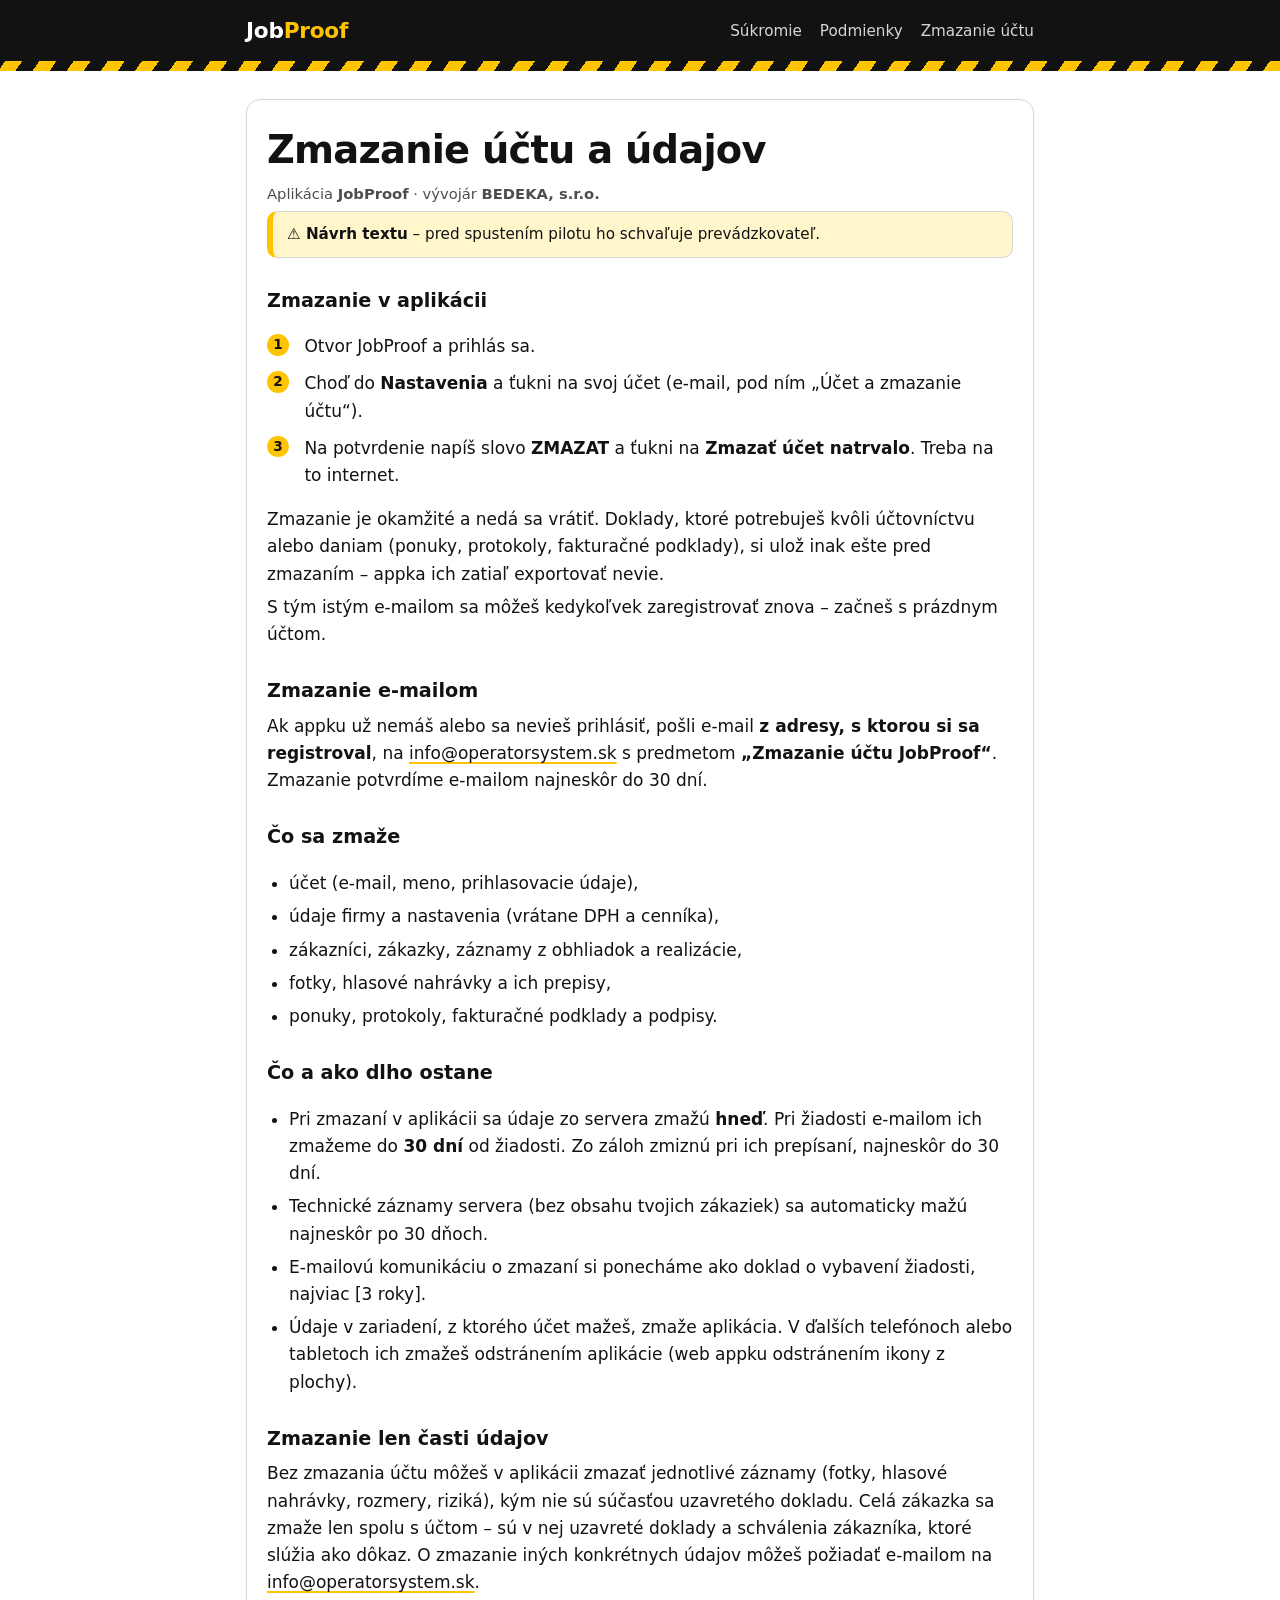
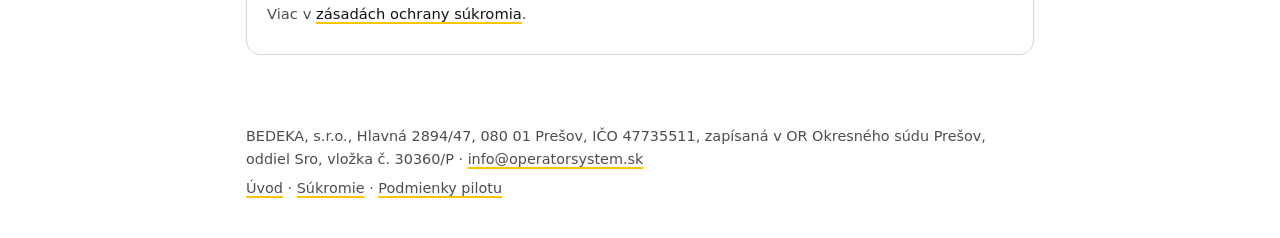
<file: zmazanie-uctu/index.html>
<!doctype html>
<html lang="sk">
<head>
<meta charset="utf-8">
<meta name="viewport" content="width=device-width, initial-scale=1">
<title>JobProof – zmazanie účtu a údajov</title>
<meta name="description" content="Ako zmazať účet a údaje v aplikácii JobProof (BEDEKA, s.r.o.).">
<link rel="stylesheet" href="../assets/style.css">
</head>
<body>
<div class="topbar"><header class="top">
  <a class="logo" href="../">Job<span>Proof</span></a>
  <nav class="links">
    <a href="../sukromie/">Súkromie</a>
    <a href="../vop/">Podmienky</a>
    <a href="../zmazanie-uctu/">Zmazanie účtu</a>
  </nav>
</header></div>
<main>
<div class="card">
<h1>Zmazanie účtu a údajov</h1>
<p class="muted">Aplikácia <b>JobProof</b> · vývojár <b>BEDEKA, s.r.o.</b></p>
<p class="note"><b>Návrh textu</b> – pred spustením pilotu ho schvaľuje prevádzkovateľ.</p>

<h2>Zmazanie v aplikácii</h2>
<ol class="steps">
  <li>Otvor JobProof a prihlás sa.</li>
  <li>Choď do <b>Nastavenia</b> a ťukni na svoj účet (e-mail, pod ním „Účet a zmazanie účtu“).</li>
  <li>Na potvrdenie napíš slovo <b>ZMAZAT</b> a ťukni na <b>Zmazať účet natrvalo</b>. Treba na to internet.</li>
</ol>
<p>Zmazanie je okamžité a nedá sa vrátiť. Doklady, ktoré potrebuješ kvôli účtovníctvu alebo daniam (ponuky, protokoly, fakturačné podklady), si ulož inak ešte pred zmazaním – appka ich zatiaľ exportovať nevie.</p>
<p>S tým istým e-mailom sa môžeš kedykoľvek zaregistrovať znova – začneš s prázdnym účtom.</p>

<h2>Zmazanie e-mailom</h2>
<p>Ak appku už nemáš alebo sa nevieš prihlásiť, pošli e-mail <b>z adresy, s ktorou si sa registroval</b>, na
  <a href="mailto:info@operatorsystem.sk?subject=Zmazanie%20%C3%BA%C4%8Dtu%20JobProof">info@operatorsystem.sk</a>
  s predmetom <b>„Zmazanie účtu JobProof“</b>. Zmazanie potvrdíme e-mailom najneskôr do 30 dní.</p>

<h2>Čo sa zmaže</h2>
<ul>
  <li>účet (e-mail, meno, prihlasovacie údaje),</li>
  <li>údaje firmy a nastavenia (vrátane DPH a cenníka),</li>
  <li>zákazníci, zákazky, záznamy z obhliadok a realizácie,</li>
  <li>fotky, hlasové nahrávky a ich prepisy,</li>
  <li>ponuky, protokoly, fakturačné podklady a podpisy.</li>
</ul>

<h2>Čo a ako dlho ostane</h2>
<ul>
  <li>Pri zmazaní v aplikácii sa údaje zo servera zmažú <b>hneď</b>. Pri žiadosti e-mailom ich zmažeme do <b>30 dní</b> od žiadosti. Zo záloh zmiznú pri ich prepísaní, najneskôr do 30 dní.</li>
  <li>Technické záznamy servera (bez obsahu tvojich zákaziek) sa automaticky mažú najneskôr po 30 dňoch.</li>
  <li>E-mailovú komunikáciu o zmazaní si ponecháme ako doklad o vybavení žiadosti, najviac [3 roky].</li>
  <li>Údaje v zariadení, z ktorého účet mažeš, zmaže aplikácia. V ďalších telefónoch alebo tabletoch ich zmažeš odstránením aplikácie (web appku odstránením ikony z plochy).</li>
</ul>

<h2>Zmazanie len časti údajov</h2>
<p>Bez zmazania účtu môžeš v aplikácii zmazať jednotlivé záznamy (fotky, hlasové nahrávky, rozmery, riziká), kým nie sú súčasťou uzavretého dokladu.
  Celá zákazka sa zmaže len spolu s účtom – sú v nej uzavreté doklady a schválenia zákazníka, ktoré slúžia ako dôkaz.
  O zmazanie iných konkrétnych údajov môžeš požiadať e-mailom na <a href="mailto:info@operatorsystem.sk">info@operatorsystem.sk</a>.</p>

<p class="muted">Viac v <a href="../sukromie/">zásadách ochrany súkromia</a>.</p>
</div>
</main>
<footer class="bottom">
  <p>BEDEKA, s.r.o., Hlavná 2894/47, 080 01 Prešov, IČO 47735511, zapísaná v OR Okresného súdu Prešov, oddiel Sro, vložka č. 30360/P · <a href="mailto:info@operatorsystem.sk">info@operatorsystem.sk</a></p>
  <p><a href="../">Úvod</a> · <a href="../sukromie/">Súkromie</a> · <a href="../vop/">Podmienky pilotu</a></p>
</footer>
</body>
</html>
</file>
<file: assets/style.css>
/* JobProof – paleta R13 (HANDOFF 4.8): čierna / signálna žltá / biela.
   Pravidlá: na žltej vždy čierny text; nikdy žltý text na bielom (kontrast ~1,6:1);
   žltý text/logo iba na čiernej; odkazy = text v farbe písma so žltým podčiarknutím. */
:root {
  --accent: #ffc400;        /* signálna žltá – tlačidlá, kroky, pásy, podčiarknutia */
  --accent-ink: #121212;    /* text na žltej */
  --accent-hover: #e6b000;
  --bar: #121212;           /* horná lišta (aj v tmavom režime) */
  --bar-ink: #ffffff;
  --bar-muted: #d6d6d6;
  --ink: #121212;
  --muted: #4d4d4d;         /* kontrast 8,5:1 na bielom */
  --bg: #ffffff;
  --card: #ffffff;
  --card-alt: #f2f2f2;
  --line: #d6d6d6;
  --note-bg: #fff6cc;
  --error: #d32f2f;
}
@media (prefers-color-scheme: dark) {
  :root {
    --ink: #ffffff;
    --muted: #bdbdbd;
    --bg: #121212;
    --card: #1e1e1e;
    --card-alt: #1e1e1e;
    --line: #3a3a3a;
    --note-bg: #2a2410;
  }
}
* { box-sizing: border-box; }
html { -webkit-text-size-adjust: 100%; }
body {
  margin: 0;
  font: 17px/1.6 system-ui, -apple-system, "Segoe UI", Roboto, sans-serif;
  color: var(--ink);
  background: var(--bg);
}
a {
  color: var(--ink);
  text-decoration: underline;
  text-decoration-color: var(--accent);
  text-decoration-thickness: 2px;
  text-underline-offset: 3px;
}
a:hover { text-decoration-thickness: 4px; }
/* fokus: v farbe textu (žltý rámik na bielom by bol nečitateľný), žltý len na čiernej lište */
a:focus-visible, .btn:focus-visible { outline: 3px solid var(--ink); outline-offset: 2px; }
.topbar a:focus-visible { outline-color: var(--accent); }

/* horná lišta: čierna + žlto-čierny výstražný pás (len dekor) */
.topbar { background: var(--bar); color: var(--bar-ink); }
.topbar::after {
  content: "";
  display: block;
  height: 10px;
  background: repeating-linear-gradient(-55deg, var(--accent) 0 14px, var(--bar) 14px 28px);
}
header.top, footer.bottom, main { max-width: 820px; margin: 0 auto; padding-left: 16px; padding-right: 16px; }
header.top { display: flex; align-items: center; justify-content: space-between; gap: 12px; padding-top: 14px; padding-bottom: 12px; }
.logo { font-weight: 800; font-size: 1.35rem; letter-spacing: -.01em; color: var(--bar-ink); text-decoration: none; }
.logo span { color: var(--accent); }            /* žltá len na čiernej lište */
nav.links { display: flex; flex-wrap: wrap; justify-content: flex-end; gap: 4px 18px; font-size: .95rem; }
nav.links a { color: var(--bar-muted); text-decoration: none; }
nav.links a:hover { color: var(--accent); }

main { padding-top: 12px; padding-bottom: 40px; }
.card { background: var(--card); border: 1px solid var(--line); border-radius: 14px; padding: 22px 20px; margin: 16px 0; }
h1 { font-size: clamp(1.7rem, 5vw, 2.4rem); line-height: 1.15; margin: 6px 0 10px; letter-spacing: -.02em; }
h2 { font-size: 1.2rem; margin: 28px 0 6px; }
h3 { font-size: 1.02rem; margin: 18px 0 4px; }
p, li { margin: 6px 0; }
ul, ol { padding-left: 1.3em; }
.muted { color: var(--muted); font-size: .92rem; }
.lead { font-size: 1.12rem; color: var(--muted); }
/* upozornenie: nie len farbou – ikona + žltý pás vľavo */
.note { background: var(--note-bg); border: 1px solid var(--line); border-left: 6px solid var(--accent); border-radius: 10px; padding: 10px 14px; font-size: .95rem; color: var(--ink); }
.note::before { content: "⚠\FE0E  "; font-weight: 700; }
.btn {
  display: inline-block;
  background: var(--accent);
  color: var(--accent-ink);
  text-decoration: none;
  font-weight: 700;
  padding: 14px 22px;
  border-radius: 12px;
  min-height: 48px;
}
.btn:hover { background: var(--accent-hover); }
.grid { display: grid; grid-template-columns: repeat(auto-fit, minmax(220px, 1fr)); gap: 12px; }
.grid .card { margin: 0; padding: 16px; background: var(--card-alt); }
.grid h3 { margin-top: 0; }
.steps { counter-reset: s; list-style: none; padding: 0; }
.steps li { counter-increment: s; position: relative; padding-left: 2.2em; margin: 10px 0; }
.steps li::before { content: counter(s); position: absolute; left: 0; top: .05em; width: 1.6em; height: 1.6em; border-radius: 50%; background: var(--accent); color: var(--accent-ink); font-weight: 700; font-size: .85rem; display: grid; place-items: center; }
.table-wrap { overflow-x: auto; }
table { border-collapse: collapse; width: 100%; font-size: .95rem; }
th, td { text-align: left; vertical-align: top; padding: 7px 8px; border-top: 1px solid var(--line); }
th { font-weight: 650; }
footer.bottom { padding-top: 8px; padding-bottom: 32px; color: var(--muted); font-size: .9rem; }
footer.bottom a { color: var(--muted); }
</file>
